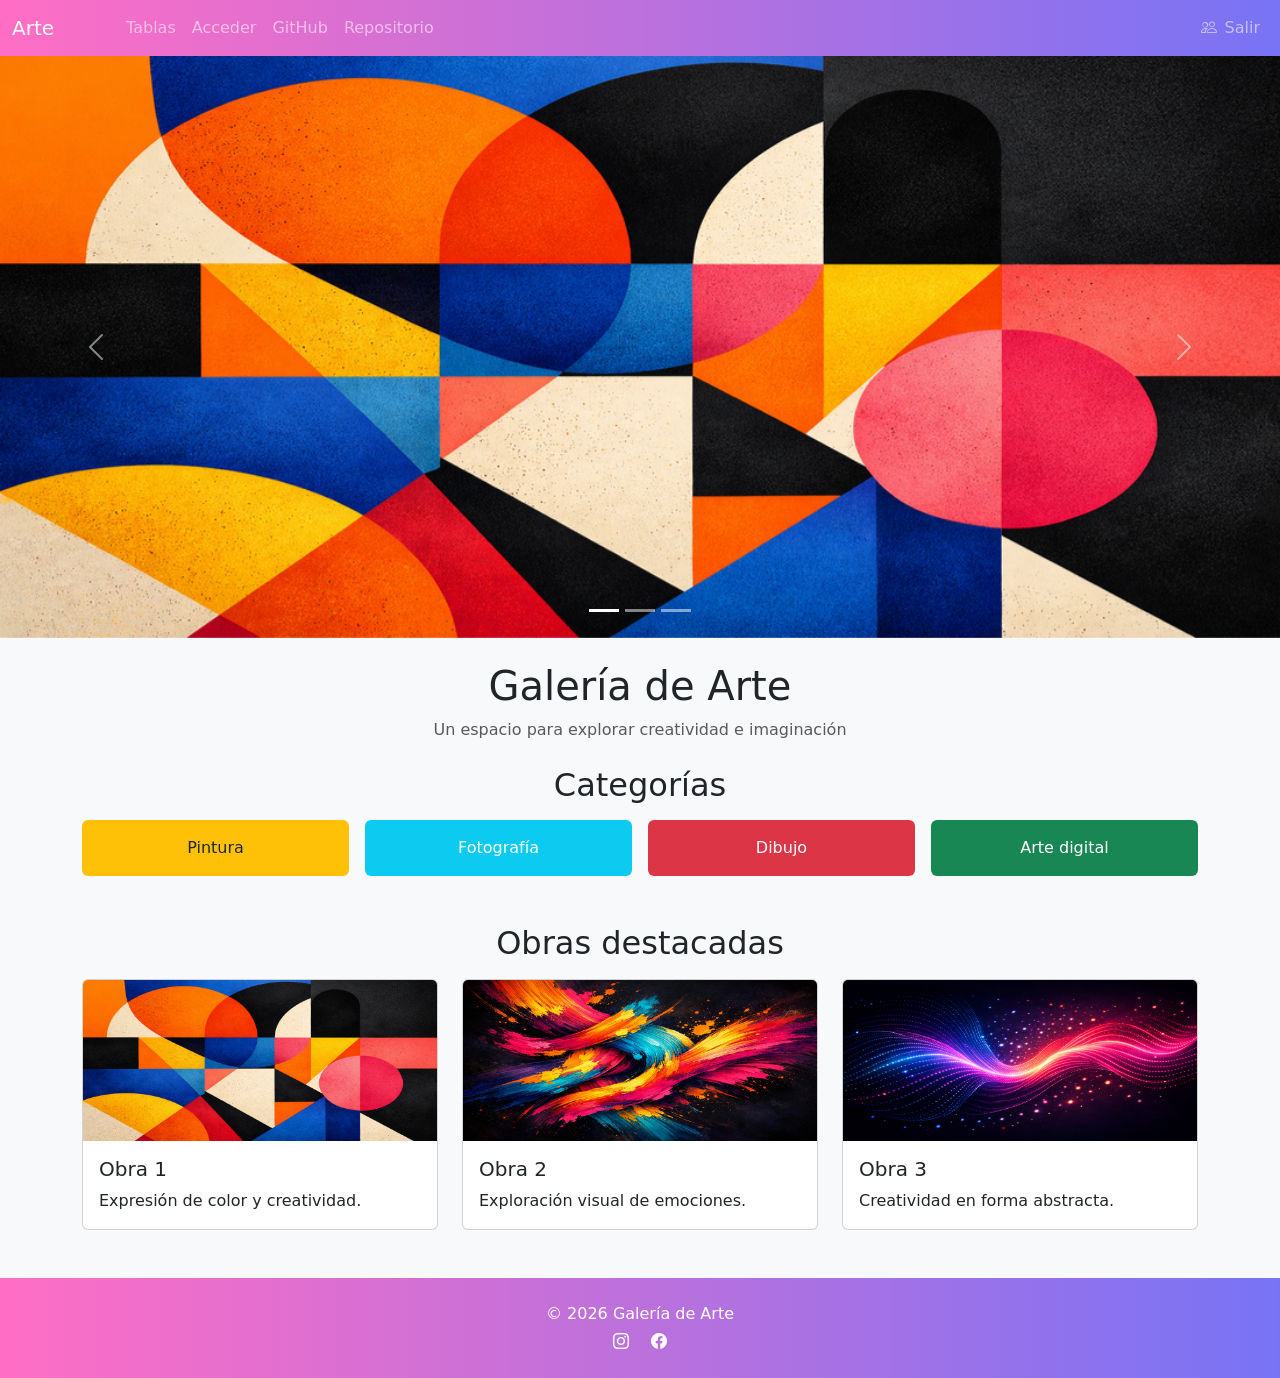
<file: index.html>
<!DOCTYPE html>
<html lang="es-Co">

<head>
    <meta charset="UTF-8">
    <meta name="viewport" content="width=device-width, initial-scale=1.0">
    <title>Taller 3</title>
    <link rel="icon" type="image/x-icon" href="assets/img/imagen1.png">
    <!-- seo tags -->
    <meta name="author" content="Angie Rodriguez">
    <meta name="description" content="taller 1 de maquetacion web">
    <meta name="keywords" content="TALLER,taller,Taller">
    <!--OPTIMIZATION TAGS  meta [name="" content=""]*5-->
    <meta name="theme-color" content="#000000">
    <meta name="MobileOptimized" content="width">
    <meta name="HandheldFriendly" content="true">
    <meta name="mobile-web-app-capable" content="yes">
    <meta name="apple-mobile-web-app-status-bar-style" content="black-traslucent">
    <!--BOOSTRAP CSS cdn-->
    <link href="https://cdn.jsdelivr.net/npm/bootstrap@5.3.8/dist/css/bootstrap.min.css" rel="stylesheet"
        integrity="sha384-sRIl4kxILFvY47J16cr9ZwB07vP4J8+LH7qKQnuqkuIAvNWLzeN8tE5YBujZqJLB" crossorigin="anonymous">
    <!-- Bootstrap Icons cdn -->
    <link rel="stylesheet" href="https://cdn.jsdelivr.net/npm/bootstrap-icons@1.13.1/font/bootstrap-icons.min.css">
    <!--BOOSTRAP CSS LOCAL 
    <link rel="stylesheet" href="taller3/assets/css/bootstrap.css">
    -->
    <style>
        body {
            background-color: #f8f9fa;
        }

        .navbar {
            background: linear-gradient(90deg, #ff6ec4, #7873f5);
        }

        .footer {
            background: linear-gradient(90deg, #ff6ec4, #7873f5);
        }

        .thead-art {
            background-color: #ff69b4;
            color: white;
        }
    </style>
</head>

<body>

    <!-- NAV -->
    <header class="sticky-top">
        <nav class="navbar navbar-expand-sm navbar-dark sticky-top ">
            <div class="container-fluid">
                <a class="navbar-brand" href="index.html">Arte</a>

                <button class="navbar-toggler" type="button" data-bs-toggle="collapse" data-bs-target="#menu">
                    <span class="navbar-toggler-icon"></span>
                </button>

                <div class="collapse navbar-collapse" id="menu">
                    <ul class="navbar-nav mx-5">

                        <li class="nav-item"><a class="nav-link" href="app/tables.html">Tablas</a></li>
                        <li class="nav-item"><a class="nav-link" href="app/forms.html">Acceder</a></li>
                        <li class="nav-item"><a class="nav-link" href="app/github.html">GitHub</a></li>
                        <li class="nav-item"><a class="nav-link" href="app/repositorio.html">Repositorio</a></li>
                    </ul>
                    <ul class="navbar-nav ms-auto">
                        <li class="nav-item">
                            <a class="nav-link" href="app/forms.html">
                                <i class="bi bi-people me-2"></i>Salir
                            </a>
                        </li>
                    </ul>
                </div>
            </div>
        </nav>
    </header>

    <main>

        <!-- CAROUSEL -->
        <div id="demo" class="carousel slide" data-bs-ride="carousel">

            <div class="carousel-indicators">
                <button data-bs-target="#demo" data-bs-slide-to="0" class="active"></button>
                <button data-bs-target="#demo" data-bs-slide-to="1"></button>
                <button data-bs-target="#demo" data-bs-slide-to="2"></button>
            </div>

            <div class="carousel-inner">
                <div class="carousel-item active">
                    <img src="assets/img/imagen1.png" class="d-block w-100" alt="arte 1">
                </div>

                <div class="carousel-item">
                    <img src="assets/img/imagen2.png" class="d-block w-100" alt="arte 2">
                </div>

                <div class="carousel-item">
                    <img src="assets/img/imagen3.png" class="d-block w-100" alt="arte 3">
                </div>
            </div>

            <button class="carousel-control-prev" type="button" data-bs-target="#demo" data-bs-slide="prev">
                <span class="carousel-control-prev-icon"></span>
            </button>

            <button class="carousel-control-next" type="button" data-bs-target="#demo" data-bs-slide="next">
                <span class="carousel-control-next-icon"></span>
            </button>

        </div>

        <!-- TITULO -->
        <h1 class="text-center mt-4">Galería de Arte</h1>
        <p class="text-center text-muted">
            Un espacio para explorar creatividad e imaginación
        </p>

        <!-- CATEGORÍAS -->
        <div class="container my-4">
            <h2 class="text-center mb-3">Categorías</h2>

            <div class="row g-3 text-center">

                <div class="col-md-3">
                    <div class="p-3 bg-warning rounded">Pintura</div>
                </div>

                <div class="col-md-3">
                    <div class="p-3 bg-info text-white rounded">Fotografía</div>
                </div>

                <div class="col-md-3">
                    <div class="p-3 bg-danger text-white rounded">Dibujo</div>
                </div>

                <div class="col-md-3">
                    <div class="p-3 bg-success text-white rounded">Arte digital</div>
                </div>

            </div>
        </div>

        <!-- GALERÍA -->
        <div class="container my-5">
            <h2 class="text-center mb-3">Obras destacadas</h2>

            <div class="row g-4">

                <div class="col-md-4">
                    <div class="card">
                        <img src="assets/img/imagen1.png" class="card-img-top" alt="obra 1">
                        <div class="card-body">
                            <h5 class="card-title">Obra 1</h5>
                            <p class="card-text">Expresión de color y creatividad.</p>
                        </div>
                    </div>
                </div>

                <div class="col-md-4">
                    <div class="card">
                        <img src="assets/img/imagen2.png" class="card-img-top" alt="obra 2">
                        <div class="card-body">
                            <h5 class="card-title">Obra 2</h5>
                            <p class="card-text">Exploración visual de emociones.</p>
                        </div>
                    </div>
                </div>

                <div class="col-md-4">
                    <div class="card">
                        <img src="assets/img/imagen3.png" class="card-img-top" alt="obra 3">
                        <div class="card-body">
                            <h5 class="card-title">Obra 3</h5>
                            <p class="card-text">Creatividad en forma abstracta.</p>
                        </div>
                    </div>
                </div>

            </div>
        </div>

    </main>

    <!-- FOOTER -->
    <footer class="footer text-center p-4  text-white">
        <p class="mb-1">© 2026 Galería de Arte</p>
        <i class="bi bi-instagram mx-2"></i>
        <i class="bi bi-facebook mx-2"></i>
    </footer>

    <script src="https://cdn.jsdelivr.net/npm/bootstrap@5.3.8/dist/js/bootstrap.bundle.min.js"></script>
</body>

</html>
</file>
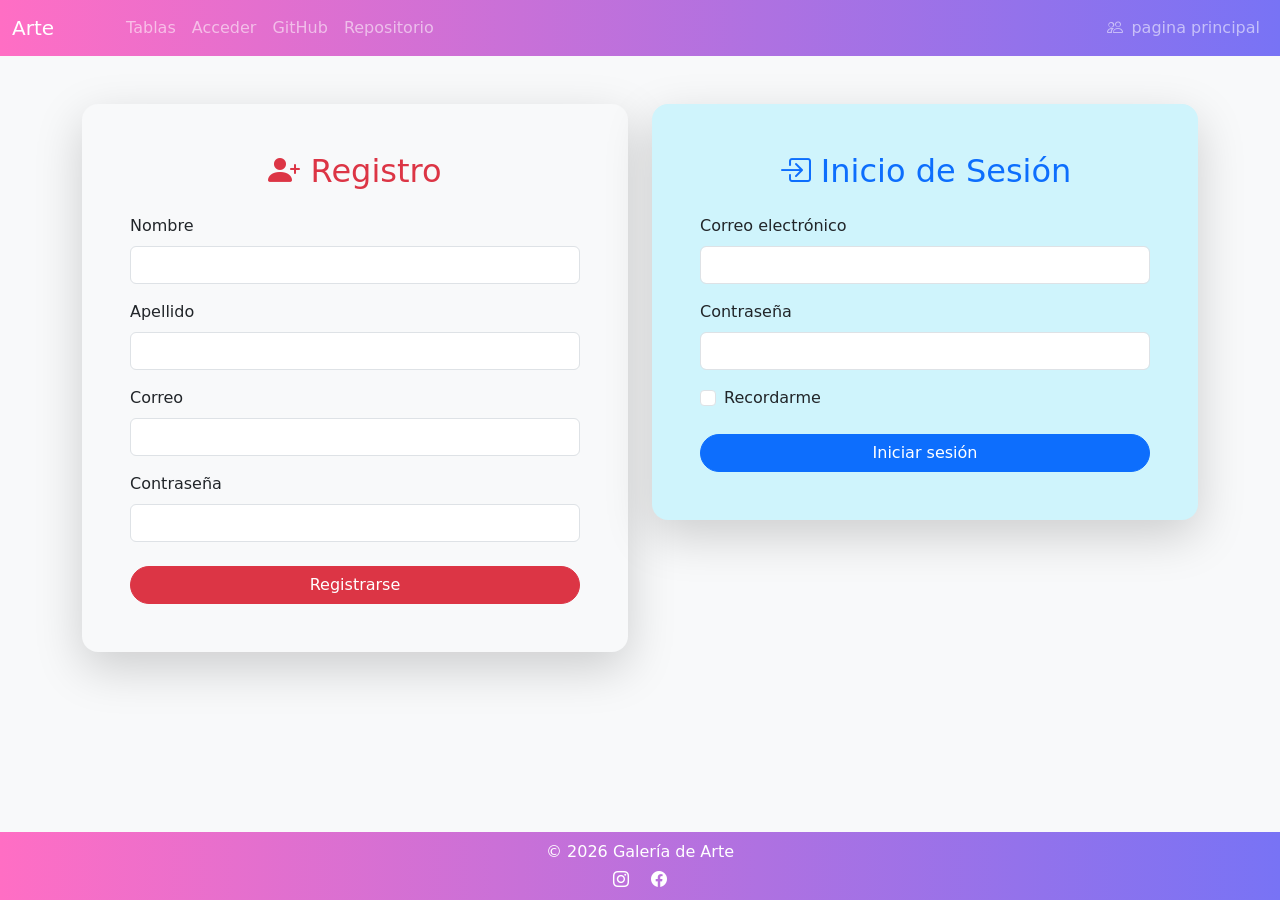
<file: app/forms.html>
<!DOCTYPE html>
<html lang="es-Co">

<head>
    <meta charset="UTF-8">
    <meta name="viewport" content="width=device-width, initial-scale=1.0">
    <title>Taller 3</title>
    <link rel="icon" type="image/x-icon" href="../assets/img/imagen1.png">
    <!-- seo tags -->
    <meta name="author" content="Angie Rodriguez">
    <meta name="description" content="taller 1 de maquetacion web">
    <meta name="keywords" content="TALLER,taller,Taller">
    <!--OPTIMIZATION TAGS  meta [name="" content=""]*5-->
    <meta name="theme-color" content="#000000">
    <meta name="MobileOptimized" content="width">
    <meta name="HandheldFriendly" content="true">
    <meta name="mobile-web-app-capable" content="yes">
    <meta name="apple-mobile-web-app-status-bar-style" content="black-traslucent">
    <!--BOOSTRAP CSS cdn-->
    <link href="https://cdn.jsdelivr.net/npm/bootstrap@5.3.8/dist/css/bootstrap.min.css" rel="stylesheet"
        integrity="sha384-sRIl4kxILFvY47J16cr9ZwB07vP4J8+LH7qKQnuqkuIAvNWLzeN8tE5YBujZqJLB" crossorigin="anonymous">
    <!-- Bootstrap Icons cdn -->
    <link rel="stylesheet" href="https://cdn.jsdelivr.net/npm/bootstrap-icons@1.13.1/font/bootstrap-icons.min.css">
    <!--BOOSTRAP CSS LOCAL 
    <link rel="stylesheet" href="taller3/assets/css/bootstrap.css">
    -->
    <style>
        body {
            background-color: #f8f9fa;
        }

        .navbar {
            background: linear-gradient(90deg, #ff6ec4, #7873f5);
        }

        .footer {
            background: linear-gradient(90deg, #ff6ec4, #7873f5);
        }

        .thead-art {
            background-color: #ff69b4;
            color: white;
        }
    </style>
</head>

<body>
    <!-- NAV -->
    <header class="sticky-top">
        <nav class="navbar navbar-expand-sm navbar-dark sticky-top ">
            <div class="container-fluid">
                <a class="navbar-brand" href="../index.html">Arte</a>

                <button class="navbar-toggler" type="button" data-bs-toggle="collapse" data-bs-target="#menu">
                    <span class="navbar-toggler-icon"></span>
                </button>

                <div class="collapse navbar-collapse" id="menu">
                    <ul class="navbar-nav mx-5">

                        

                        <li class="nav-item"><a class="nav-link" href="tables.html">Tablas</a></li>
                        <li class="nav-item"><a class="nav-link" href="forms.html">Acceder</a></li>
                        <li class="nav-item"><a class="nav-link" href="github.html">GitHub</a></li>
                        <li class="nav-item"><a class="nav-link" href="repositorio.html">Repositorio</a></li>
                    </ul>
                    <ul class="navbar-nav ms-auto">
                        <li class="nav-item">
                            <a class="nav-link" href="../index.html">
                                <i class="bi bi-people me-2"></i>pagina principal
                            </a>
                        </li>
                    </ul>
                </div>
            </div>
        </nav>
    </header>

    <main>
        <div class="container my-5">
            <div class="row g-4">

                <!-- Registro -->
                <div class="col-md-6">
                    <div class="card border-0 shadow-lg rounded-4 bg-light">
                        <div class="card-body p-5">
                            <h2 class="text-center text-danger mb-4">
                                <i class="bi bi-person-plus-fill"></i> Registro
                            </h2>

                            <form>
                                <label class="form-label">Nombre</label>
                                <input type="text" class="form-control mb-3">

                                <label class="form-label">Apellido</label>
                                <input type="text" class="form-control mb-3">

                                <label class="form-label">Correo</label>
                                <input type="email" class="form-control mb-3">

                                <label class="form-label">Contraseña</label>
                                <input type="password" class="form-control mb-4">

                                <button class="btn btn-danger w-100 rounded-pill">
                                    Registrarse
                                </button>
                            </form>
                        </div>
                    </div>
                </div>

                <!-- Inicio de sesión -->
                <div class="col-md-6">
                    <div class="card border-0 shadow-lg rounded-4 bg-info-subtle">
                        <div class="card-body p-5">
                            <h2 class="text-center text-primary mb-4">
                                <i class="bi bi-box-arrow-in-right"></i> Inicio de Sesión
                            </h2>

                            <form>
                                <label class="form-label">Correo electrónico</label>
                                <input type="email" class="form-control mb-3">

                                <label class="form-label">Contraseña</label>
                                <input type="password" class="form-control mb-3">

                                <div class="form-check mb-4">
                                    <input class="form-check-input" type="checkbox">
                                    <label class="form-check-label">
                                        Recordarme
                                    </label>
                                </div>

                                <a href="/index.html" class="btn btn-primary w-100 rounded-pill">
                                    Iniciar sesión
                                </a>
                            </form>
                        </div>
                    </div>
                </div>

            </div>
        </div>
    </main>
    <!-- FOOTER -->
    <footer class="footer text-center p-2 text-white fixed-bottom">
        <p class="mb-1">© 2026 Galería de Arte</p>
        <i class="bi bi-instagram mx-2"></i>
        <i class="bi bi-facebook mx-2"></i>
    </footer>

    <script src="https://cdn.jsdelivr.net/npm/bootstrap@5.3.8/dist/js/bootstrap.bundle.min.js"></script>

</body>

</html>
</file>
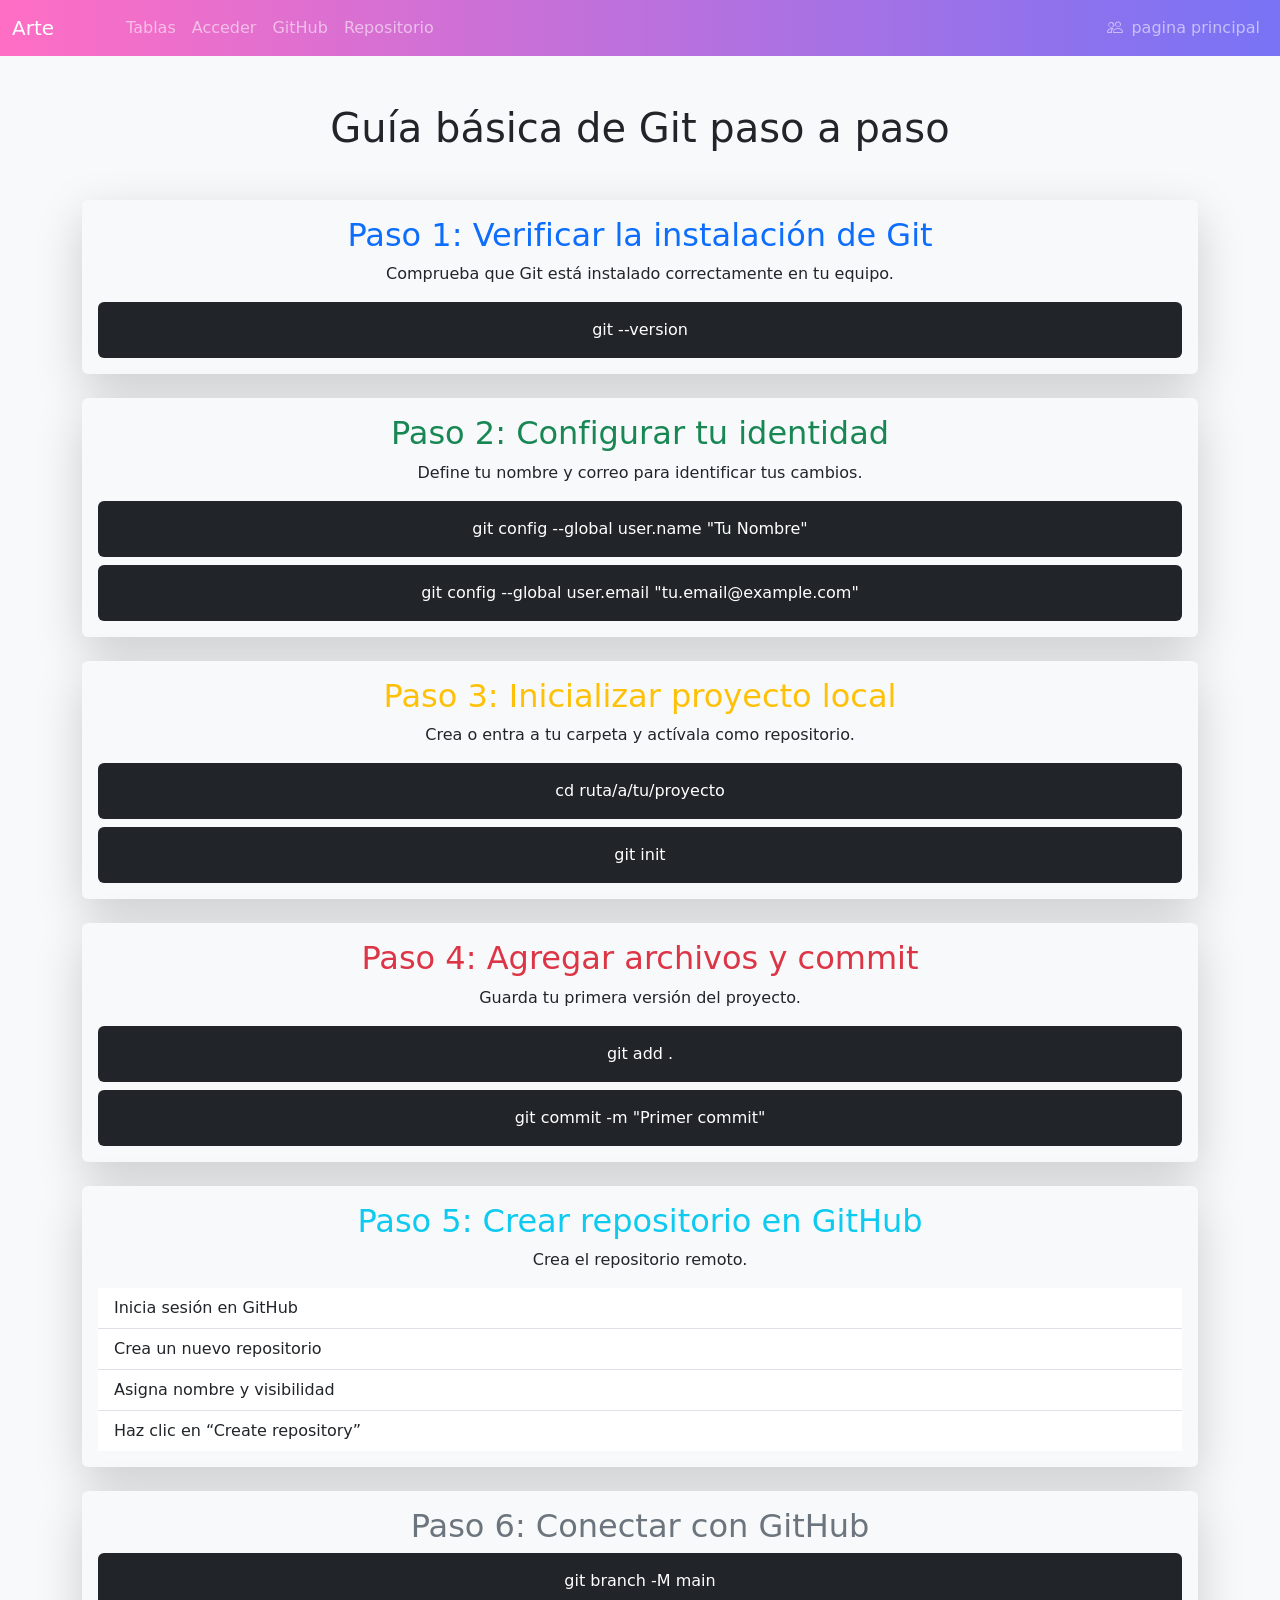
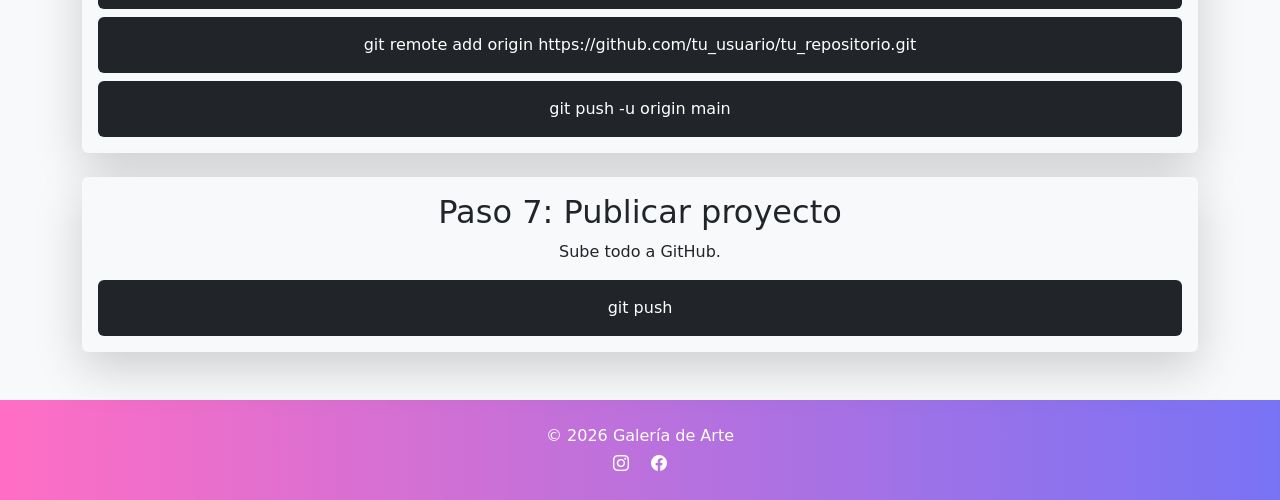
<file: app/github.html>
<!DOCTYPE html>
<html lang="es-Co">

<head>
    <meta charset="UTF-8">
    <meta name="viewport" content="width=device-width, initial-scale=1.0">
    <title>Taller 3</title>
    <link rel="icon" type="image/x-icon" href="../assets/img/imagen1.png">
    <!-- seo tags -->
    <meta name="author" content="Angie Rodriguez">
    <meta name="description" content="taller 1 de maquetacion web">
    <meta name="keywords" content="TALLER,taller,Taller">
    <!--OPTIMIZATION TAGS  meta [name="" content=""]*5-->
    <meta name="theme-color" content="#000000">
    <meta name="MobileOptimized" content="width">
    <meta name="HandheldFriendly" content="true">
    <meta name="mobile-web-app-capable" content="yes">
    <meta name="apple-mobile-web-app-status-bar-style" content="black-traslucent">
    <!--BOOSTRAP CSS cdn-->
    <link href="https://cdn.jsdelivr.net/npm/bootstrap@5.3.8/dist/css/bootstrap.min.css" rel="stylesheet"
        integrity="sha384-sRIl4kxILFvY47J16cr9ZwB07vP4J8+LH7qKQnuqkuIAvNWLzeN8tE5YBujZqJLB" crossorigin="anonymous">
    <!-- Bootstrap Icons cdn -->
    <link rel="stylesheet" href="https://cdn.jsdelivr.net/npm/bootstrap-icons@1.13.1/font/bootstrap-icons.min.css">
    <!--BOOSTRAP CSS LOCAL 
    <link rel="stylesheet" href="taller3/assets/css/bootstrap.css">
    -->
    <style>
        body {
            background-color: #f8f9fa;
        }

        .navbar {
            background: linear-gradient(90deg, #ff6ec4, #7873f5);
        }

        .footer {
            background: linear-gradient(90deg, #ff6ec4, #7873f5);
        }

        .thead-art {
            background-color: #ff69b4;
            color: white;
        }
    </style>
</head>

<body>
    <!-- NAV -->
    <header class="sticky-top">
        <nav class="navbar navbar-expand-sm navbar-dark sticky-top ">
            <div class="container-fluid">
                <a class="navbar-brand" href="../index.html">Arte</a>

                <button class="navbar-toggler" type="button" data-bs-toggle="collapse" data-bs-target="#menu">
                    <span class="navbar-toggler-icon"></span>
                </button>

                <div class="collapse navbar-collapse" id="menu">
                    <ul class="navbar-nav mx-5">

                        

                        <li class="nav-item"><a class="nav-link" href="tables.html">Tablas</a></li>
                        <li class="nav-item"><a class="nav-link" href="forms.html">Acceder</a></li>
                        <li class="nav-item"><a class="nav-link" href="github.html">GitHub</a></li>
                        <li class="nav-item"><a class="nav-link" href="repositorio.html">Repositorio</a></li>
                    </ul>
                    <ul class="navbar-nav ms-auto">
                        <li class="nav-item">
                            <a class="nav-link" href="../index.html">
                                <i class="bi bi-people me-2"></i>pagina principal
                            </a>
                        </li>
                    </ul>
                </div>
            </div>
        </nav>
    </header>
    <main class="container my-5">

        <h1 class="text-center mb-5">Guía básica de Git paso a paso</h1>

        <div class="card shadow-lg border-0 mb-4 bg-light">
            <div class="card-body">
                <h2 class="text-primary text-center">Paso 1: Verificar la instalación de Git</h2>
                <p class="text-center">Comprueba que Git está instalado correctamente en tu equipo.</p>
                <div class="bg-dark text-white p-3 rounded text-center">
                    git --version
                </div>
            </div>
        </div>

        <div class="card shadow-lg border-0 mb-4 bg-light">
            <div class="card-body">
                <h2 class="text-success text-center">Paso 2: Configurar tu identidad</h2>
                <p class="text-center">Define tu nombre y correo para identificar tus cambios.</p>

                <div class="bg-dark text-white p-3 rounded mb-2 text-center">
                    git config --global user.name "Tu Nombre"
                </div>

                <div class="bg-dark text-white p-3 rounded text-center">
                    git config --global user.email "tu.email@example.com"
                </div>
            </div>
        </div>

        <div class="card shadow-lg border-0 mb-4 bg-light">
            <div class="card-body">
                <h2 class="text-warning text-center">Paso 3: Inicializar proyecto local</h2>
                <p class="text-center">Crea o entra a tu carpeta y actívala como repositorio.</p>

                <div class="bg-dark text-white p-3 rounded mb-2 text-center">
                    cd ruta/a/tu/proyecto
                </div>

                <div class="bg-dark text-white p-3 rounded text-center">
                    git init
                </div>
            </div>
        </div>

        <div class="card shadow-lg border-0 mb-4 bg-light">
            <div class="card-body">
                <h2 class="text-danger text-center">Paso 4: Agregar archivos y commit</h2>
                <p class="text-center">Guarda tu primera versión del proyecto.</p>

                <div class="bg-dark text-white p-3 rounded mb-2 text-center">
                    git add .
                </div>

                <div class="bg-dark text-white p-3 rounded text-center">
                    git commit -m "Primer commit"
                </div>
            </div>
        </div>

        <div class="card shadow-lg border-0 mb-4 bg-light">
            <div class="card-body">
                <h2 class="text-info text-center">Paso 5: Crear repositorio en GitHub</h2>
                <p class="text-center">Crea el repositorio remoto.</p>

                <ul class="list-group list-group-flush">
                    <li class="list-group-item">Inicia sesión en GitHub</li>
                    <li class="list-group-item">Crea un nuevo repositorio</li>
                    <li class="list-group-item">Asigna nombre y visibilidad</li>
                    <li class="list-group-item">Haz clic en “Create repository”</li>
                </ul>
            </div>
        </div>

        <div class="card shadow-lg border-0 mb-4 bg-light">
            <div class="card-body">
                <h2 class="text-secondary text-center">Paso 6: Conectar con GitHub</h2>

                <div class="bg-dark text-white p-3 rounded mb-2 text-center">
                    git branch -M main
                </div>

                <div class="bg-dark text-white p-3 rounded mb-2 text-center">
                    git remote add origin https://github.com/tu_usuario/tu_repositorio.git
                </div>

                <div class="bg-dark text-white p-3 rounded text-center">
                    git push -u origin main
                </div>
            </div>
        </div>

        <div class="card shadow-lg border-0 mb-4 bg-light">
            <div class="card-body">
                <h2 class="text-center text-dark">Paso 7: Publicar proyecto</h2>
                <p class="text-center">Sube todo a GitHub.</p>

                <div class="bg-dark text-white p-3 rounded text-center">
                    git push
                </div>
            </div>
        </div>

    </main>
    <!-- FOOTER -->
    <footer class="footer text-center p-4  text-white">
        <p class="mb-1">© 2026 Galería de Arte</p>
        <i class="bi bi-instagram mx-2"></i>
        <i class="bi bi-facebook mx-2"></i>
    </footer>

    <script src="https://cdn.jsdelivr.net/npm/bootstrap@5.3.8/dist/js/bootstrap.bundle.min.js"></script>
</body>

</html>
</file>
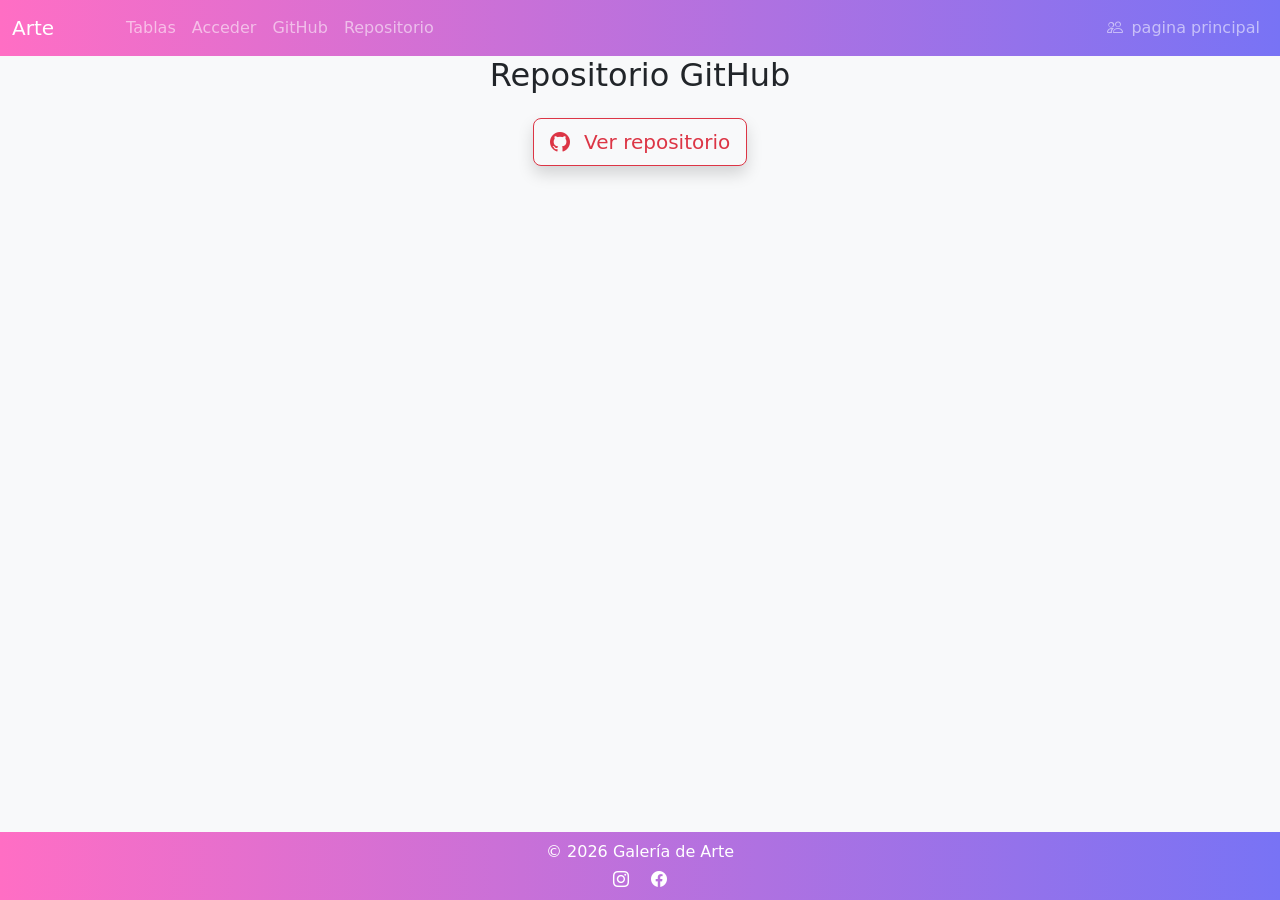
<file: app/repositorio.html>
<!DOCTYPE html>
<html lang="es-Co">

<head>
    <meta charset="UTF-8">
    <meta name="viewport" content="width=device-width, initial-scale=1.0">
    <title>Taller 3</title>
    <link rel="icon" type="image/x-icon" href="../assets/img/imagen1.png">
    <!-- seo tags -->
    <meta name="author" content="Angie Rodriguez">
    <meta name="description" content="taller 1 de maquetacion web">
    <meta name="keywords" content="TALLER,taller,Taller">
    <!--OPTIMIZATION TAGS  meta [name="" content=""]*5-->
    <meta name="theme-color" content="#000000">
    <meta name="MobileOptimized" content="width">
    <meta name="HandheldFriendly" content="true">
    <meta name="mobile-web-app-capable" content="yes">
    <meta name="apple-mobile-web-app-status-bar-style" content="black-traslucent">
    <!--BOOSTRAP CSS cdn-->
    <link href="https://cdn.jsdelivr.net/npm/bootstrap@5.3.8/dist/css/bootstrap.min.css" rel="stylesheet"
        integrity="sha384-sRIl4kxILFvY47J16cr9ZwB07vP4J8+LH7qKQnuqkuIAvNWLzeN8tE5YBujZqJLB" crossorigin="anonymous">
    <!-- Bootstrap Icons cdn -->
    <link rel="stylesheet" href="https://cdn.jsdelivr.net/npm/bootstrap-icons@1.13.1/font/bootstrap-icons.min.css">
    <!--BOOSTRAP CSS LOCAL 
    <link rel="stylesheet" href="taller3/assets/css/bootstrap.css">
    -->
    <style>
        body {
            background-color: #f8f9fa;
        }

        .navbar {
            background: linear-gradient(90deg, #ff6ec4, #7873f5);
        }

        .footer {
            background: linear-gradient(90deg, #ff6ec4, #7873f5);
        }

        .thead-art {
            background-color: #ff69b4;
            color: white;
        }
    </style>
</head>

<body>
    <!-- NAV -->
    <header class="sticky-top">
        <nav class="navbar navbar-expand-sm navbar-dark sticky-top ">
            <div class="container-fluid">
                <a class="navbar-brand" href="../index.html">Arte</a>

                <button class="navbar-toggler" type="button" data-bs-toggle="collapse" data-bs-target="#menu">
                    <span class="navbar-toggler-icon"></span>
                </button>

                <div class="collapse navbar-collapse" id="menu">
                    <ul class="navbar-nav mx-5">

                        

                        <li class="nav-item"><a class="nav-link" href="tables.html">Tablas</a></li>
                        <li class="nav-item"><a class="nav-link" href="forms.html">Acceder</a></li>
                        <li class="nav-item"><a class="nav-link" href="github.html">GitHub</a></li>
                        <li class="nav-item"><a class="nav-link" href="repositorio.html">Repositorio</a></li>
                    </ul>
                    <ul class="navbar-nav ms-auto">
                        <li class="nav-item">
                            <a class="nav-link" href="../index.html">
                                <i class="bi bi-people me-2"></i>pagina principal
                            </a>
                        </li>
                    </ul>
                </div>
            </div>
        </nav>
    </header>
    <main>
        <div class="text-center">
            <h2 class="mb-4">Repositorio GitHub</h2>

            <a href="https://github.com/angieet17/Taller3_bootstrap"
                class="btn btn-light border border-danger text-danger btn-lg shadow" target="_blank">
                <i class="bi bi-github me-2"></i>
                Ver repositorio
            </a>
        </div>
    </main>
    <footer class="footer text-center p-2 text-white fixed-bottom">
        <p class="mb-1">© 2026 Galería de Arte</p>
        <i class="bi bi-instagram mx-2"></i>
        <i class="bi bi-facebook mx-2"></i>
    </footer>
    <script src="https://cdn.jsdelivr.net/npm/bootstrap@5.3.8/dist/js/bootstrap.bundle.min.js"></script>
</body>

</html>
</file>
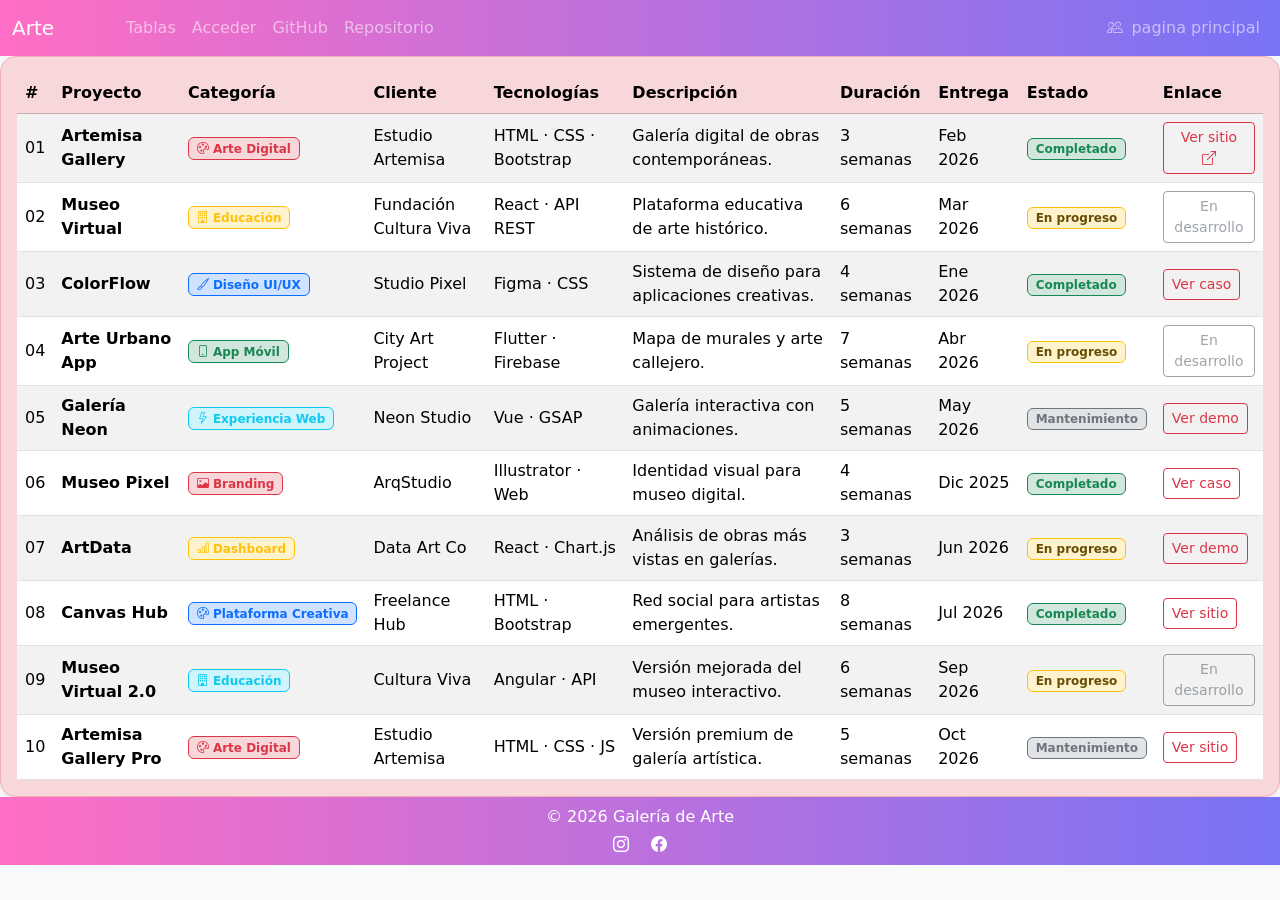
<file: app/tables.html>
<!DOCTYPE html>
<html lang="es-Co">

<head>
    <meta charset="UTF-8">
    <meta name="viewport" content="width=device-width, initial-scale=1.0">
    <title>Taller 3</title>
    <link rel="icon" type="image/x-icon" href="../assets/img/imagen1.png">
    <!-- seo tags -->
    <meta name="author" content="Angie Rodriguez">
    <meta name="description" content="taller 1 de maquetacion web">
    <meta name="keywords" content="TALLER,taller,Taller">
    <!--OPTIMIZATION TAGS  meta [name="" content=""]*5-->
    <meta name="theme-color" content="#000000">
    <meta name="MobileOptimized" content="width">
    <meta name="HandheldFriendly" content="true">
    <meta name="mobile-web-app-capable" content="yes">
    <meta name="apple-mobile-web-app-status-bar-style" content="black-traslucent">
    <!--BOOSTRAP CSS cdn-->
    <link href="https://cdn.jsdelivr.net/npm/bootstrap@5.3.8/dist/css/bootstrap.min.css" rel="stylesheet"
        integrity="sha384-sRIl4kxILFvY47J16cr9ZwB07vP4J8+LH7qKQnuqkuIAvNWLzeN8tE5YBujZqJLB" crossorigin="anonymous">
    <!-- Bootstrap Icons cdn -->
    <link rel="stylesheet" href="https://cdn.jsdelivr.net/npm/bootstrap-icons@1.13.1/font/bootstrap-icons.min.css">
    <!--BOOSTRAP CSS LOCAL 
    <link rel="stylesheet" href="taller3/assets/css/bootstrap.css">
    -->
    <style>
        body {
            background-color: #f8f9fa;
        }

        .navbar {
            background: linear-gradient(90deg, #ff6ec4, #7873f5);
        }

        .footer {
            background: linear-gradient(90deg, #ff6ec4, #7873f5);
        }

        .thead-art {
            background-color: #ff69b4;
            color: white;
        }
    </style>
</head>

<body>
    <!-- NAV -->
    <header class="sticky-top">
        <nav class="navbar navbar-expand-sm navbar-dark sticky-top ">
            <div class="container-fluid">
                <a class="navbar-brand" href="../index.html">Arte</a>

                <button class="navbar-toggler" type="button" data-bs-toggle="collapse" data-bs-target="#menu">
                    <span class="navbar-toggler-icon"></span>
                </button>

                <div class="collapse navbar-collapse" id="menu">
                    <ul class="navbar-nav mx-5">

                        

                        <li class="nav-item"><a class="nav-link" href="tables.html">Tablas</a></li>
                        <li class="nav-item"><a class="nav-link" href="forms.html">Acceder</a></li>
                        <li class="nav-item"><a class="nav-link" href="github.html">GitHub</a></li>
                        <li class="nav-item"><a class="nav-link" href="repositorio.html">Repositorio</a></li>
                    </ul>
                    <ul class="navbar-nav ms-auto">
                        <li class="nav-item">
                            <a class="nav-link" href="../index.html">
                                <i class="bi bi-people me-2"></i>pagina principal
                            </a>
                        </li>
                    </ul>
                </div>
            </div>
        </nav>
    </header>
    <main>
        <div class="table-card bg-danger-subtle border border-danger-subtle rounded-4 shadow-sm p-3">
            <div class="table-responsive">
                <table class="table table-hover table-striped align-middle mb-0">
                    <thead class="table-danger">
                        <tr>
                            <th scope="col">#</th>
                            <th scope="col">Proyecto</th>
                            <th scope="col">Categoría</th>
                            <th scope="col">Cliente</th>
                            <th scope="col">Tecnologías</th>
                            <th scope="col">Descripción</th>
                            <th scope="col">Duración</th>
                            <th scope="col">Entrega</th>
                            <th scope="col">Estado</th>
                            <th scope="col">Enlace</th>
                        </tr>
                    </thead>

                    <tbody>

                        <tr>
                            <td>01</td>
                            <td class="fw-semibold">Artemisa Gallery</td>
                            <td>
                                <span class="badge bg-danger-subtle text-danger border border-danger">
                                    <i class="bi bi-palette me-1"></i>Arte Digital
                                </span>
                            </td>
                            <td>Estudio Artemisa</td>
                            <td>HTML · CSS · Bootstrap</td>
                            <td>Galería digital de obras contemporáneas.</td>
                            <td>3 semanas</td>
                            <td>Feb 2026</td>
                            <td>
                                <span
                                    class="badge bg-success-subtle text-success border border-success">Completado</span>
                            </td>
                            <td>
                                <a href="#" class="btn btn-sm btn-outline-danger">Ver sitio <i
                                        class="bi bi-box-arrow-up-right"></i></a>
                            </td>
                        </tr>

                        <tr>
                            <td>02</td>
                            <td class="fw-semibold">Museo Virtual</td>
                            <td>
                                <span class="badge bg-warning-subtle text-warning border border-warning">
                                    <i class="bi bi-building me-1"></i>Educación
                                </span>
                            </td>
                            <td>Fundación Cultura Viva</td>
                            <td>React · API REST</td>
                            <td>Plataforma educativa de arte histórico.</td>
                            <td>6 semanas</td>
                            <td>Mar 2026</td>
                            <td>
                                <span class="badge bg-warning-subtle text-warning-emphasis border border-warning">En
                                    progreso</span>
                            </td>
                            <td>
                                <button class="btn btn-sm btn-outline-secondary" disabled>En desarrollo</button>
                            </td>
                        </tr>

                        <tr>
                            <td>03</td>
                            <td class="fw-semibold">ColorFlow</td>
                            <td>
                                <span class="badge bg-primary-subtle text-primary border border-primary">
                                    <i class="bi bi-brush me-1"></i>Diseño UI/UX
                                </span>
                            </td>
                            <td>Studio Pixel</td>
                            <td>Figma · CSS</td>
                            <td>Sistema de diseño para aplicaciones creativas.</td>
                            <td>4 semanas</td>
                            <td>Ene 2026</td>
                            <td>
                                <span
                                    class="badge bg-success-subtle text-success border border-success">Completado</span>
                            </td>
                            <td>
                                <a href="#" class="btn btn-sm btn-outline-danger">Ver caso</a>
                            </td>
                        </tr>

                        <tr>
                            <td>04</td>
                            <td class="fw-semibold">Arte Urbano App</td>
                            <td>
                                <span class="badge bg-success-subtle text-success border border-success">
                                    <i class="bi bi-phone me-1"></i>App Móvil
                                </span>
                            </td>
                            <td>City Art Project</td>
                            <td>Flutter · Firebase</td>
                            <td>Mapa de murales y arte callejero.</td>
                            <td>7 semanas</td>
                            <td>Abr 2026</td>
                            <td>
                                <span class="badge bg-warning-subtle text-warning-emphasis border border-warning">En
                                    progreso</span>
                            </td>
                            <td>
                                <button class="btn btn-sm btn-outline-secondary" disabled>En desarrollo</button>
                            </td>
                        </tr>

                        <tr>
                            <td>05</td>
                            <td class="fw-semibold">Galería Neon</td>
                            <td>
                                <span class="badge bg-info-subtle text-info border border-info">
                                    <i class="bi bi-lightning me-1"></i>Experiencia Web
                                </span>
                            </td>
                            <td>Neon Studio</td>
                            <td>Vue · GSAP</td>
                            <td>Galería interactiva con animaciones.</td>
                            <td>5 semanas</td>
                            <td>May 2026</td>
                            <td>
                                <span
                                    class="badge bg-secondary-subtle text-secondary border border-secondary">Mantenimiento</span>
                            </td>
                            <td>
                                <a href="#" class="btn btn-sm btn-outline-danger">Ver demo</a>
                            </td>
                        </tr>

                        <tr>
                            <td>06</td>
                            <td class="fw-semibold">Museo Pixel</td>
                            <td>
                                <span class="badge bg-danger-subtle text-danger border border-danger">
                                    <i class="bi bi-image me-1"></i>Branding
                                </span>
                            </td>
                            <td>ArqStudio</td>
                            <td>Illustrator · Web</td>
                            <td>Identidad visual para museo digital.</td>
                            <td>4 semanas</td>
                            <td>Dic 2025</td>
                            <td>
                                <span
                                    class="badge bg-success-subtle text-success border border-success">Completado</span>
                            </td>
                            <td>
                                <a href="#" class="btn btn-sm btn-outline-danger">Ver caso</a>
                            </td>
                        </tr>

                        <tr>
                            <td>07</td>
                            <td class="fw-semibold">ArtData</td>
                            <td>
                                <span class="badge bg-warning-subtle text-warning border border-warning">
                                    <i class="bi bi-bar-chart me-1"></i>Dashboard
                                </span>
                            </td>
                            <td>Data Art Co</td>
                            <td>React · Chart.js</td>
                            <td>Análisis de obras más vistas en galerías.</td>
                            <td>3 semanas</td>
                            <td>Jun 2026</td>
                            <td>
                                <span class="badge bg-warning-subtle text-warning-emphasis border border-warning">En
                                    progreso</span>
                            </td>
                            <td>
                                <a href="#" class="btn btn-sm btn-outline-danger">Ver demo</a>
                            </td>
                        </tr>

                        <tr>
                            <td>08</td>
                            <td class="fw-semibold">Canvas Hub</td>
                            <td>
                                <span class="badge bg-primary-subtle text-primary border border-primary">
                                    <i class="bi bi-palette me-1"></i>Plataforma Creativa
                                </span>
                            </td>
                            <td>Freelance Hub</td>
                            <td>HTML · Bootstrap</td>
                            <td>Red social para artistas emergentes.</td>
                            <td>8 semanas</td>
                            <td>Jul 2026</td>
                            <td>
                                <span
                                    class="badge bg-success-subtle text-success border border-success">Completado</span>
                            </td>
                            <td>
                                <a href="#" class="btn btn-sm btn-outline-danger">Ver sitio</a>
                            </td>
                        </tr>

                        <tr>
                            <td>09</td>
                            <td class="fw-semibold">Museo Virtual 2.0</td>
                            <td>
                                <span class="badge bg-info-subtle text-info border border-info">
                                    <i class="bi bi-building me-1"></i>Educación
                                </span>
                            </td>
                            <td>Cultura Viva</td>
                            <td>Angular · API</td>
                            <td>Versión mejorada del museo interactivo.</td>
                            <td>6 semanas</td>
                            <td>Sep 2026</td>
                            <td>
                                <span class="badge bg-warning-subtle text-warning-emphasis border border-warning">En
                                    progreso</span>
                            </td>
                            <td>
                                <button class="btn btn-sm btn-outline-secondary" disabled>En desarrollo</button>
                            </td>
                        </tr>

                        <tr>
                            <td>10</td>
                            <td class="fw-semibold">Artemisa Gallery Pro</td>
                            <td>
                                <span class="badge bg-danger-subtle text-danger border border-danger">
                                    <i class="bi bi-palette me-1"></i>Arte Digital
                                </span>
                            </td>
                            <td>Estudio Artemisa</td>
                            <td>HTML · CSS · JS</td>
                            <td>Versión premium de galería artística.</td>
                            <td>5 semanas</td>
                            <td>Oct 2026</td>
                            <td>
                                <span
                                    class="badge bg-secondary-subtle text-secondary border border-secondary">Mantenimiento</span>
                            </td>
                            <td>
                                <a href="#" class="btn btn-sm btn-outline-danger">Ver sitio</a>
                            </td>
                        </tr>

                    </tbody>
                </table>
            </div>
        </div>

    </main>
    <footer class="footer text-center p-2 text-white ">
        <p class="mb-1">© 2026 Galería de Arte</p>
        <i class="bi bi-instagram mx-2"></i>
        <i class="bi bi-facebook mx-2"></i>
    </footer>

    <script src="https://cdn.jsdelivr.net/npm/bootstrap@5.3.8/dist/js/bootstrap.bundle.min.js"></script>
</body>


</html>
</file>
